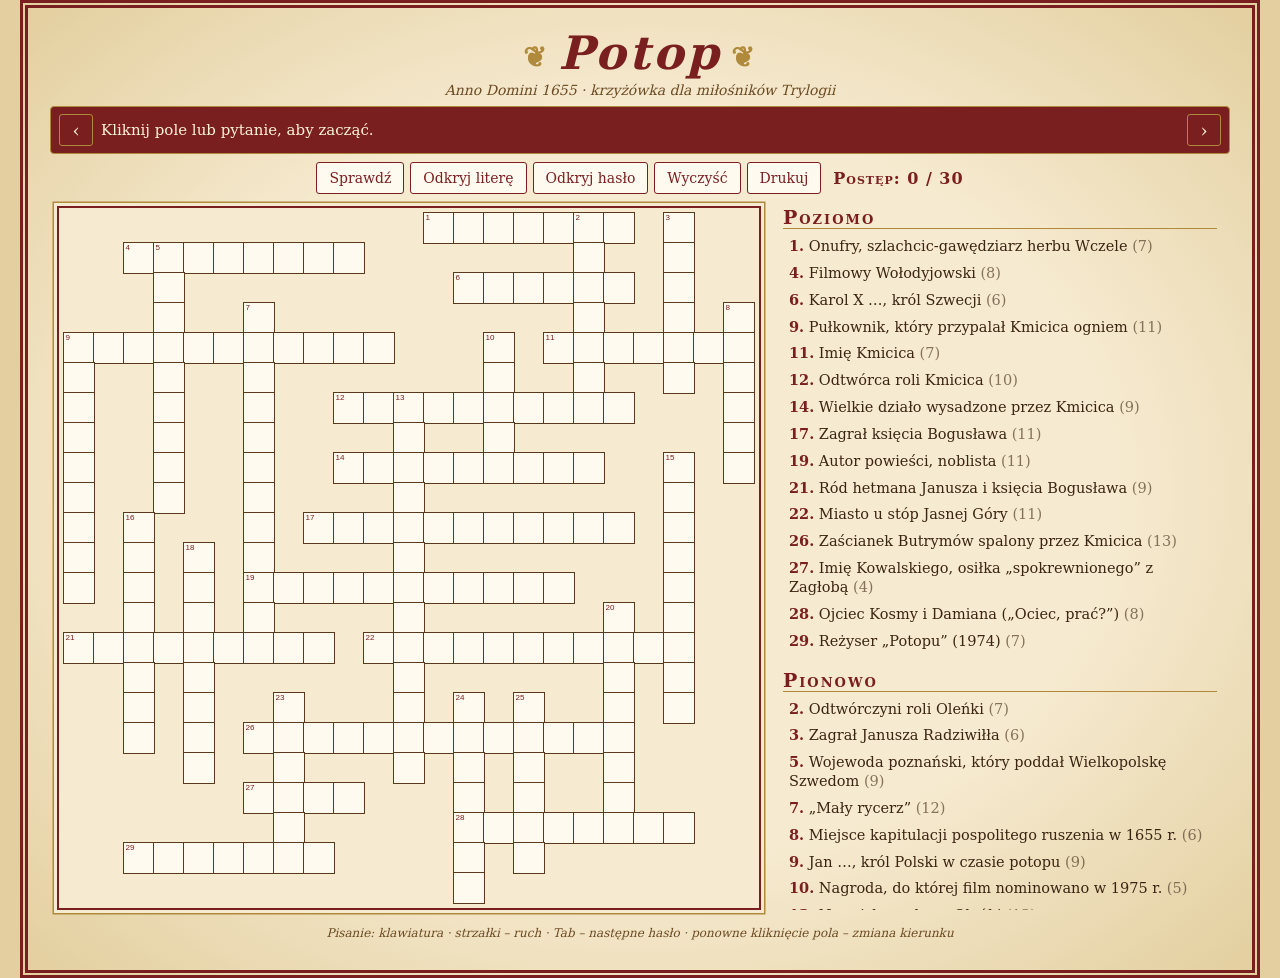
<file: content/krzyzowki/potop.html>
<!DOCTYPE html>
<html lang="pl">
<head>
<meta charset="utf-8">
<meta name="viewport" content="width=device-width, initial-scale=1">
<title>Potop – krzyżówka</title>
<style>
:root{
  --parch:#f6ead0; --parch2:#e3cf9f; --ink:#3b2412; --bordo:#7a1f1f; --gold:#b08a3c;
  --cell:#fffaf0; --line:#5a3a1a; --hl:#f3dfa6; --act:#e9b949; --bad:#c62828;
  --s:clamp(13px, calc((100vw - 40px) / 23), 30px);
}
*{box-sizing:border-box;-webkit-tap-highlight-color:transparent}
html{-webkit-text-size-adjust:100%}
body{margin:0;background:var(--parch2);color:var(--ink);
  font-family:Georgia,"Palatino Linotype","Book Antiqua",Palatino,"DejaVu Serif",serif}
.page{max-width:1240px;margin:0 auto;min-height:100vh;padding:14px 10px 28px;
  background:radial-gradient(ellipse at center,var(--parch) 55%,var(--parch2) 100%);
  border:8px double var(--bordo)}
header{text-align:center;margin-bottom:8px}
h1{margin:0;font-size:clamp(30px,6vw,46px);font-style:italic;color:var(--bordo);letter-spacing:3px}
h1 span{color:var(--gold);font-style:normal;font-size:.6em;vertical-align:middle;margin:0 .35em}
.sub{font-style:italic;color:#6b4a22;font-size:14px;margin-top:2px}
.bar{position:sticky;top:0;z-index:5;display:flex;align-items:center;gap:8px;margin:8px 0;
  padding:7px 8px;background:var(--bordo);color:#fdf3da;border:1px solid var(--gold);border-radius:4px;min-height:46px}
.bar button{flex:none;width:34px;height:32px;border:1px solid var(--gold);background:transparent;color:#fdf3da;
  font-size:18px;border-radius:3px;cursor:pointer;font-family:inherit}
#cur{flex:1;font-size:15px;line-height:1.25}
#cur b{color:#f3d58a;font-variant:small-caps;letter-spacing:1px;margin-right:6px;white-space:nowrap}
.tools{display:flex;flex-wrap:wrap;gap:6px;align-items:center;justify-content:center;margin:8px 0 12px}
.tools button{font-family:inherit;font-size:14px;padding:7px 12px;cursor:pointer;color:var(--bordo);
  background:var(--cell);border:1.5px solid var(--bordo);border-radius:3px}
.tools button:hover{background:var(--hl)}
.tools button.warn{background:var(--bordo);color:#fff}
#prog{font-variant:small-caps;letter-spacing:1px;color:var(--bordo);font-weight:bold;margin-left:6px}
main{display:flex;flex-direction:column;align-items:center;gap:16px}
.gridwrap{flex:none;padding:5px;border:2px solid var(--bordo);background:var(--parch);
  box-shadow:0 0 0 3px var(--parch),0 0 0 4.5px var(--gold)}
#grid{position:relative;display:grid;grid-template-columns:repeat(23,var(--s));grid-auto-rows:var(--s);
  user-select:none;-webkit-user-select:none;touch-action:manipulation}
.c{position:relative;background:var(--cell);outline:1px solid var(--line);outline-offset:-.5px;cursor:pointer;
  display:flex;align-items:center;justify-content:center;font-weight:bold;color:var(--bordo);
  font-size:calc(var(--s)*.58);line-height:1;padding-top:calc(var(--s)*.14)}
.c i{position:absolute;left:1.5px;top:1px;font:normal calc(var(--s)*.27)/1 Arial,Helvetica,sans-serif;color:var(--bordo);pointer-events:none}
.c.hl{background:var(--hl)}
.c.act{background:var(--act)}
.c.bad{color:var(--bad);background:#fbd9d3}
.c.bad.act{background:#f2b0a4}
.c.rev{color:#1f5f3a}
#inp{position:absolute;width:var(--s);height:var(--s);left:0;top:0;opacity:0;border:0;padding:0;margin:0;
  font-size:16px;pointer-events:none;background:transparent;color:transparent;caret-color:transparent}
.clues{display:grid;grid-template-columns:1fr;gap:14px;width:100%;max-width:720px}
.clues h2{margin:0 0 4px;color:var(--bordo);font-variant:small-caps;font-size:19px;letter-spacing:2px;border-bottom:1px solid var(--gold)}
.clues ul{list-style:none;margin:0;padding:0}
.clues li{padding:4px 6px;font-size:14.5px;line-height:1.3;cursor:pointer;border-radius:3px}
.clues li b{color:var(--bordo)}
.clues li em{font-style:normal;opacity:.6}
.clues li.cur{background:var(--hl);box-shadow:inset 3px 0 0 var(--bordo)}
.clues li.ok{text-decoration:line-through;opacity:.55}
#bravo{position:absolute;z-index:4;transform:translate(-50%,-135%) scale(.6);opacity:0;pointer-events:none;white-space:nowrap;
  background:var(--bordo);color:#fdf3da;border:2px solid var(--gold);border-radius:16px;padding:6px 16px;
  font-style:italic;font-weight:bold;font-size:20px;box-shadow:0 3px 10px rgba(59,36,18,.35)}
#bravo:after{content:"";position:absolute;left:50%;bottom:-9px;margin-left:-8px;border:8px solid transparent;border-bottom:0;border-top-color:var(--gold)}
#bravo.on{animation:bravo 1.8s ease-out}
@keyframes bravo{0%{opacity:0;transform:translate(-50%,-110%) scale(.6)}12%{opacity:1;transform:translate(-50%,-135%) scale(1.08)}22%{transform:translate(-50%,-135%) scale(1)}75%{opacity:1}100%{opacity:0;transform:translate(-50%,-160%) scale(1)}}
#done{display:none;text-align:center;margin:10px auto;padding:12px;max-width:720px;border:2px solid var(--gold);
  background:var(--cell);color:var(--bordo);font-style:italic;font-size:18px}
#done.on{display:block}
footer{text-align:center;font-size:12px;color:#6b4a22;margin-top:16px;font-style:italic}
@media (min-width:1000px){
  :root{--s:clamp(22px, calc((100vw - 470px) / 23), 30px)}
  .page{padding:18px 22px 30px}
  main{flex-direction:row;align-items:flex-start;justify-content:center;gap:22px}
  .clues{flex:1;max-width:440px;max-height:calc(var(--s) * 23 + 14px);overflow:auto;padding-right:6px}
}
@media print{
  :root{--s:7mm}
  @page{size:A4;margin:10mm}
  body,.page{background:#fff}
  .page{border:0;padding:0;min-height:0}
  .bar,.tools,#done,#inp,#bravo,footer{display:none!important}
  main{flex-direction:column;align-items:center;gap:5mm}
  .c,.c.hl,.c.act,.c.bad{background:#fff;color:#000}
  .gridwrap{box-shadow:none;border:0;padding:0}
  .clues{grid-template-columns:1fr 1fr;max-width:none;max-height:none;overflow:visible;gap:8mm}
  .clues li{font-size:8.5pt;padding:1px 0}
  .clues li.cur{background:none;box-shadow:none}
  .clues li.ok{text-decoration:none;opacity:1}
  h1{font-size:22pt}
}
</style>
</head>
<body>
<div class="page">
  <header>
    <h1><span>❦</span>Potop<span>❦</span></h1>
    <div class="sub">Anno Domini 1655 · krzyżówka dla miłośników Trylogii</div>
  </header>
  <div class="bar">
    <button id="prev" aria-label="Poprzednie hasło">‹</button>
    <div id="cur">Kliknij pole lub pytanie, aby zacząć.</div>
    <button id="next" aria-label="Następne hasło">›</button>
  </div>
  <div class="tools">
    <button id="bCheck">Sprawdź</button>
    <button id="bLetter">Odkryj literę</button>
    <button id="bWord">Odkryj hasło</button>
    <button id="bClear">Wyczyść</button>
    <button id="bPrint">Drukuj</button>
    <span id="prog"></span>
  </div>
  <div id="done">Vivat! Krzyżówka rozwiązana – wszystkie 30 haseł poprawne.</div>
  <main>
    <div class="gridwrap"><div id="grid"><input id="inp" type="text" autocomplete="off" autocorrect="off" autocapitalize="characters" spellcheck="false" aria-label="Wpisz literę"><div id="bravo" role="status" aria-live="polite">Brawo!</div></div></div>
    <div class="clues">
      <section><h2>Poziomo</h2><ul id="listA"></ul></section>
      <section><h2>Pionowo</h2><ul id="listD"></ul></section>
    </div>
  </main>
  <footer>Pisanie: klawiatura · strzałki – ruch · Tab – następne hasło · ponowne kliknięcie pola – zmiana kierunku</footer>
</div>
<script>
(function(){
'use strict';
var H=23, W=23, KEY='potop-krzyzowka-v1';
var WORDS=[{"n": 1, "d": "A", "r": 0, "c": 12, "l": 7, "t": "Onufry, szlachcic-gawędziarz herbu Wczele"}, {"n": 4, "d": "A", "r": 1, "c": 2, "l": 8, "t": "Filmowy Wołodyjowski"}, {"n": 6, "d": "A", "r": 2, "c": 13, "l": 6, "t": "Karol X …, król Szwecji"}, {"n": 9, "d": "A", "r": 4, "c": 0, "l": 11, "t": "Pułkownik, który przypalał Kmicica ogniem"}, {"n": 11, "d": "A", "r": 4, "c": 16, "l": 7, "t": "Imię Kmicica"}, {"n": 12, "d": "A", "r": 6, "c": 9, "l": 10, "t": "Odtwórca roli Kmicica"}, {"n": 14, "d": "A", "r": 8, "c": 9, "l": 9, "t": "Wielkie działo wysadzone przez Kmicica"}, {"n": 17, "d": "A", "r": 10, "c": 8, "l": 11, "t": "Zagrał księcia Bogusława"}, {"n": 19, "d": "A", "r": 12, "c": 6, "l": 11, "t": "Autor powieści, noblista"}, {"n": 21, "d": "A", "r": 14, "c": 0, "l": 9, "t": "Ród hetmana Janusza i księcia Bogusława"}, {"n": 22, "d": "A", "r": 14, "c": 10, "l": 11, "t": "Miasto u stóp Jasnej Góry"}, {"n": 26, "d": "A", "r": 17, "c": 6, "l": 13, "t": "Zaścianek Butrymów spalony przez Kmicica"}, {"n": 27, "d": "A", "r": 19, "c": 6, "l": 4, "t": "Imię Kowalskiego, osiłka „spokrewnionego” z Zagłobą"}, {"n": 28, "d": "A", "r": 20, "c": 13, "l": 8, "t": "Ojciec Kosmy i Damiana („Ociec, prać?”)"}, {"n": 29, "d": "A", "r": 21, "c": 2, "l": 7, "t": "Reżyser „Potopu” (1974)"}, {"n": 2, "d": "D", "r": 0, "c": 17, "l": 7, "t": "Odtwórczyni roli Oleńki"}, {"n": 3, "d": "D", "r": 0, "c": 20, "l": 6, "t": "Zagrał Janusza Radziwiłła"}, {"n": 5, "d": "D", "r": 1, "c": 3, "l": 9, "t": "Wojewoda poznański, który poddał Wielkopolskę Szwedom"}, {"n": 7, "d": "D", "r": 3, "c": 6, "l": 12, "t": "„Mały rycerz”"}, {"n": 8, "d": "D", "r": 3, "c": 22, "l": 6, "t": "Miejsce kapitulacji pospolitego ruszenia w 1655 r."}, {"n": 9, "d": "D", "r": 4, "c": 0, "l": 9, "t": "Jan …, król Polski w czasie potopu"}, {"n": 10, "d": "D", "r": 4, "c": 14, "l": 5, "t": "Nagroda, do której film nominowano w 1975 r."}, {"n": 13, "d": "D", "r": 6, "c": 11, "l": 13, "t": "Nazwisko rodowe Oleńki"}, {"n": 15, "d": "D", "r": 8, "c": 20, "l": 9, "t": "Filmowy Zagłoba"}, {"n": 16, "d": "D", "r": 10, "c": 2, "l": 8, "t": "Tu Radziwiłł podpisał ugodę ze Szwedami"}, {"n": 18, "d": "D", "r": 11, "c": 4, "l": 8, "t": "Przybrane nazwisko Kmicica"}, {"n": 20, "d": "D", "r": 13, "c": 18, "l": 8, "t": "Przeor, dowódca obrony Jasnej Góry"}, {"n": 23, "d": "D", "r": 16, "c": 7, "l": 6, "t": "Wierny wachmistrz Kmicica"}, {"n": 24, "d": "D", "r": 16, "c": 13, "l": 7, "t": "Majątek Oleńki"}, {"n": 25, "d": "D", "r": 16, "c": 15, "l": 6, "t": "Szwedzki generał oblegający Jasną Górę"}];
var SOL=(function(x){
  var b=atob(x.split('').reverse().join('')), a=new Uint8Array(b.length);
  for(var i=0;i<b.length;i++)a[i]=b.charCodeAt(i);
  return Array.from(new TextDecoder().decode(a));
})('==gLu4iLu4iLu4SWu4iLu4iLu4iLu4iLu4iLu4iLu4iUuQlLu4iLOFUTGZ0TI5iLu4iWDlETNVUSL5iLu4iLL5iLu4iLu4iLu4iLL5iLM5yTu4iLIN0TS5iLu4iLu4iLu4yQu4CTuQkLB5iLuIlLuolLu4iLu4iLuUkWDl0VPRlTP1UgF/[base64]');
var LETTER=/^[A-ZĄĆĘŁŃÓŚŹŻ]$/;
var grid=document.getElementById('grid'), inp=document.getElementById('inp');
var cells={}, cellWords={}, val={}, rev={};
var active=null, dir='A', curWord=-1;

function k(r,c){return r+','+c}
function sol(r,c){return SOL[r*W+c]}
function wordCells(w){var a=[];for(var i=0;i<w.l;i++)a.push(w.d==='A'?[w.r,w.c+i]:[w.r+i,w.c]);return a}

// --- budowa siatki i list pytań
WORDS.forEach(function(w,wi){
  wordCells(w).forEach(function(p){
    var id=k(p[0],p[1]); (cellWords[id]=cellWords[id]||{})[w.d]=wi;
  });
});
for(var r=0;r<H;r++)for(var c=0;c<W;c++){
  if(sol(r,c)==='.')continue;
  var d=document.createElement('div'); d.className='c';
  d.style.gridRow=r+1; d.style.gridColumn=c+1; d.dataset.r=r; d.dataset.c=c;
  d.appendChild(document.createElement('span'));
  grid.appendChild(d); cells[k(r,c)]=d;
}
WORDS.forEach(function(w,wi){
  var cell=cells[k(w.r,w.c)];
  if(!cell.querySelector('i')){var n=document.createElement('i');n.textContent=w.n;cell.insertBefore(n,cell.firstChild)}
  var li=document.createElement('li'); li.dataset.w=wi;
  li.innerHTML='<b>'+w.n+'.</b> '+w.t+' <em>('+w.l+')</em>';
  document.getElementById(w.d==='A'?'listA':'listD').appendChild(li);
  w.li=li;
});

// --- stan
function save(){try{localStorage.setItem(KEY,JSON.stringify({v:val,r:rev}))}catch(e){}}
function load(){try{var s=JSON.parse(localStorage.getItem(KEY)||'null');if(s){val=s.v||{};rev=s.r||{}}}catch(e){}}
function paint(id){
  var el=cells[id]; el.querySelector('span').textContent=val[id]||'';
  el.classList.toggle('rev',!!rev[id]);
}
function wordOk(w){return wordCells(w).every(function(p){return val[k(p[0],p[1])]===sol(p[0],p[1])})}
function bravo(w){
  var b=document.getElementById('bravo'), cs=wordCells(w), m=cells[k(cs[cs.length>>1][0],cs[cs.length>>1][1])];
  var x=m.offsetLeft+m.offsetWidth/2, gw=grid.offsetWidth;
  b.style.left=Math.max(50,Math.min(gw-50,x))+'px'; b.style.top=Math.max(m.offsetTop,cells[k(cs[0][0],cs[0][1])].offsetTop)+'px';
  if(w.d==='D')b.style.top=cells[k(cs[0][0],cs[0][1])].offsetTop+'px';
  b.classList.remove('on'); void b.offsetWidth; b.classList.add('on');
}
function refresh(cheer){
  var n=0, fresh=null;
  WORDS.forEach(function(w){var ok=wordOk(w); if(ok)n++; if(ok&&!w.ok)fresh=w; w.ok=ok; w.li.classList.toggle('ok',ok)});
  if(cheer&&fresh)bravo(fresh);
  document.getElementById('prog').textContent='Postęp: '+n+' / '+WORDS.length;
  document.getElementById('done').classList.toggle('on',n===WORDS.length);
}
function setVal(id,ch,isRev){
  if(ch)val[id]=ch; else delete val[id];
  if(isRev)rev[id]=1; else delete rev[id];
  cells[id].classList.remove('bad'); paint(id);
}

// --- zaznaczenie
function select(r,c,d,noFocus){
  var id=k(r,c), cw=cellWords[id]; if(!cw)return;
  if(d && cw[d]!==undefined)dir=d; else if(cw[dir]===undefined)dir=dir==='A'?'D':'A';
  active=[r,c]; curWord=cw[dir];
  Object.keys(cells).forEach(function(i){cells[i].classList.remove('hl','act')});
  WORDS.forEach(function(w){w.li.classList.remove('cur')});
  var w=WORDS[curWord];
  wordCells(w).forEach(function(p){cells[k(p[0],p[1])].classList.add('hl')});
  cells[id].classList.add('act');
  w.li.classList.add('cur');
  if(w.li.parentNode.closest('.clues').scrollHeight>w.li.parentNode.closest('.clues').clientHeight+2){
    var box=w.li.closest('.clues'), t=w.li.offsetTop-box.offsetTop;
    if(t<box.scrollTop||t+w.li.offsetHeight>box.scrollTop+box.clientHeight)box.scrollTop=t-box.clientHeight/3;
  }
  document.getElementById('cur').innerHTML='<b>'+w.n+' '+(w.d==='A'?'poziomo':'pionowo')+'</b>'+w.t+' ('+w.l+')';
  inp.style.left=cells[id].offsetLeft+'px'; inp.style.top=cells[id].offsetTop+'px';
  if(!noFocus){inp.value=' ';inp.focus({preventScroll:true})}
}
function selectWord(wi,noFocus){
  var w=WORDS[wi], cs=wordCells(w), t=cs[0];
  select(t[0],t[1],w.d,noFocus);
}
function stepInWord(delta){
  var w=WORDS[curWord], i=w.d==='A'?active[1]-w.c:active[0]-w.r, j=i+delta;
  if(j<0||j>=w.l)return false;
  var p=wordCells(w)[j]; select(p[0],p[1],w.d); return true;
}
function move(dr,dc){
  if(!active)return;
  var r=active[0]+dr,c=active[1]+dc;
  while(r>=0&&r<H&&c>=0&&c<W){ if(cells[k(r,c)]){select(r,c,dc?'A':'D');return} r+=dr;c+=dc }
}
function type(ch){
  if(!active)return;
  setVal(k(active[0],active[1]),ch,false); save(); refresh(true); stepInWord(1);
}
function backspace(){
  if(!active)return;
  var id=k(active[0],active[1]);
  if(val[id]){setVal(id,'',false)}
  else if(stepInWord(-1)){setVal(k(active[0],active[1]),'',false)}
  save(); refresh();
}

// --- zdarzenia
grid.addEventListener('click',function(e){
  var el=e.target.closest('.c'); if(!el)return;
  var r=+el.dataset.r,c=+el.dataset.c,cw=cellWords[k(r,c)];
  if(active&&active[0]===r&&active[1]===c&&cw.A!==undefined&&cw.D!==undefined)select(r,c,dir==='A'?'D':'A');
  else select(r,c);
});
document.querySelector('.clues').addEventListener('click',function(e){
  var li=e.target.closest('li'); if(li)selectWord(+li.dataset.w);
});
inp.addEventListener('keydown',function(e){
  if(e.ctrlKey||e.metaKey)return;
  switch(e.key){
    case 'ArrowLeft':move(0,-1);break; case 'ArrowRight':move(0,1);break;
    case 'ArrowUp':move(-1,0);break; case 'ArrowDown':move(1,0);break;
    case 'Backspace':backspace();break;
    case 'Delete':if(active){setVal(k(active[0],active[1]),'',false);save();refresh()}break;
    case 'Tab':selectWord((curWord+(e.shiftKey?-1:1)+WORDS.length)%WORDS.length);break;
    case 'Enter':case ' ':if(active)select(active[0],active[1],dir==='A'?'D':'A');break;
    default:return;
  }
  e.preventDefault();
});
inp.addEventListener('input',function(e){
  if(e.isComposing)return;
  var v=inp.value; inp.value=' ';
  if(v.length===0){backspace();return}
  Array.from(v).forEach(function(ch){
    ch=ch.toLocaleUpperCase('pl'); if(LETTER.test(ch))type(ch);
  });
});
document.getElementById('prev').onclick=function(){selectWord((Math.max(curWord,0)-1+WORDS.length)%WORDS.length)};
document.getElementById('next').onclick=function(){selectWord((curWord+1)%WORDS.length)};
document.getElementById('bCheck').onclick=function(){
  var bad=0;
  Object.keys(cells).forEach(function(id){
    var p=id.split(','), wrong=!!val[id]&&val[id]!==sol(+p[0],+p[1]);
    cells[id].classList.toggle('bad',wrong); if(wrong)bad++;
  });
  if(active)inp.focus({preventScroll:true});
};
document.getElementById('bLetter').onclick=function(){
  if(!active){selectWord(0);}
  setVal(k(active[0],active[1]),sol(active[0],active[1]),true); save(); refresh(); stepInWord(1);
};
document.getElementById('bWord').onclick=function(){
  if(curWord<0)selectWord(0);
  wordCells(WORDS[curWord]).forEach(function(p){
    var id=k(p[0],p[1]); if(val[id]!==sol(p[0],p[1]))setVal(id,sol(p[0],p[1]),true);
  });
  save(); refresh(); inp.focus({preventScroll:true});
};
(function(){
  var b=document.getElementById('bClear'), t=null;
  b.onclick=function(){
    if(!t){b.textContent='Na pewno?';b.classList.add('warn');
      t=setTimeout(function(){b.textContent='Wyczyść';b.classList.remove('warn');t=null},3000);return}
    clearTimeout(t);t=null;b.textContent='Wyczyść';b.classList.remove('warn');
    val={};rev={};Object.keys(cells).forEach(function(id){cells[id].classList.remove('bad');paint(id)});
    save();refresh();
  };
})();
document.getElementById('bPrint').onclick=function(){window.print()};

load(); Object.keys(cells).forEach(paint); refresh();
})();
</script>
</body>
</html>
</file>
